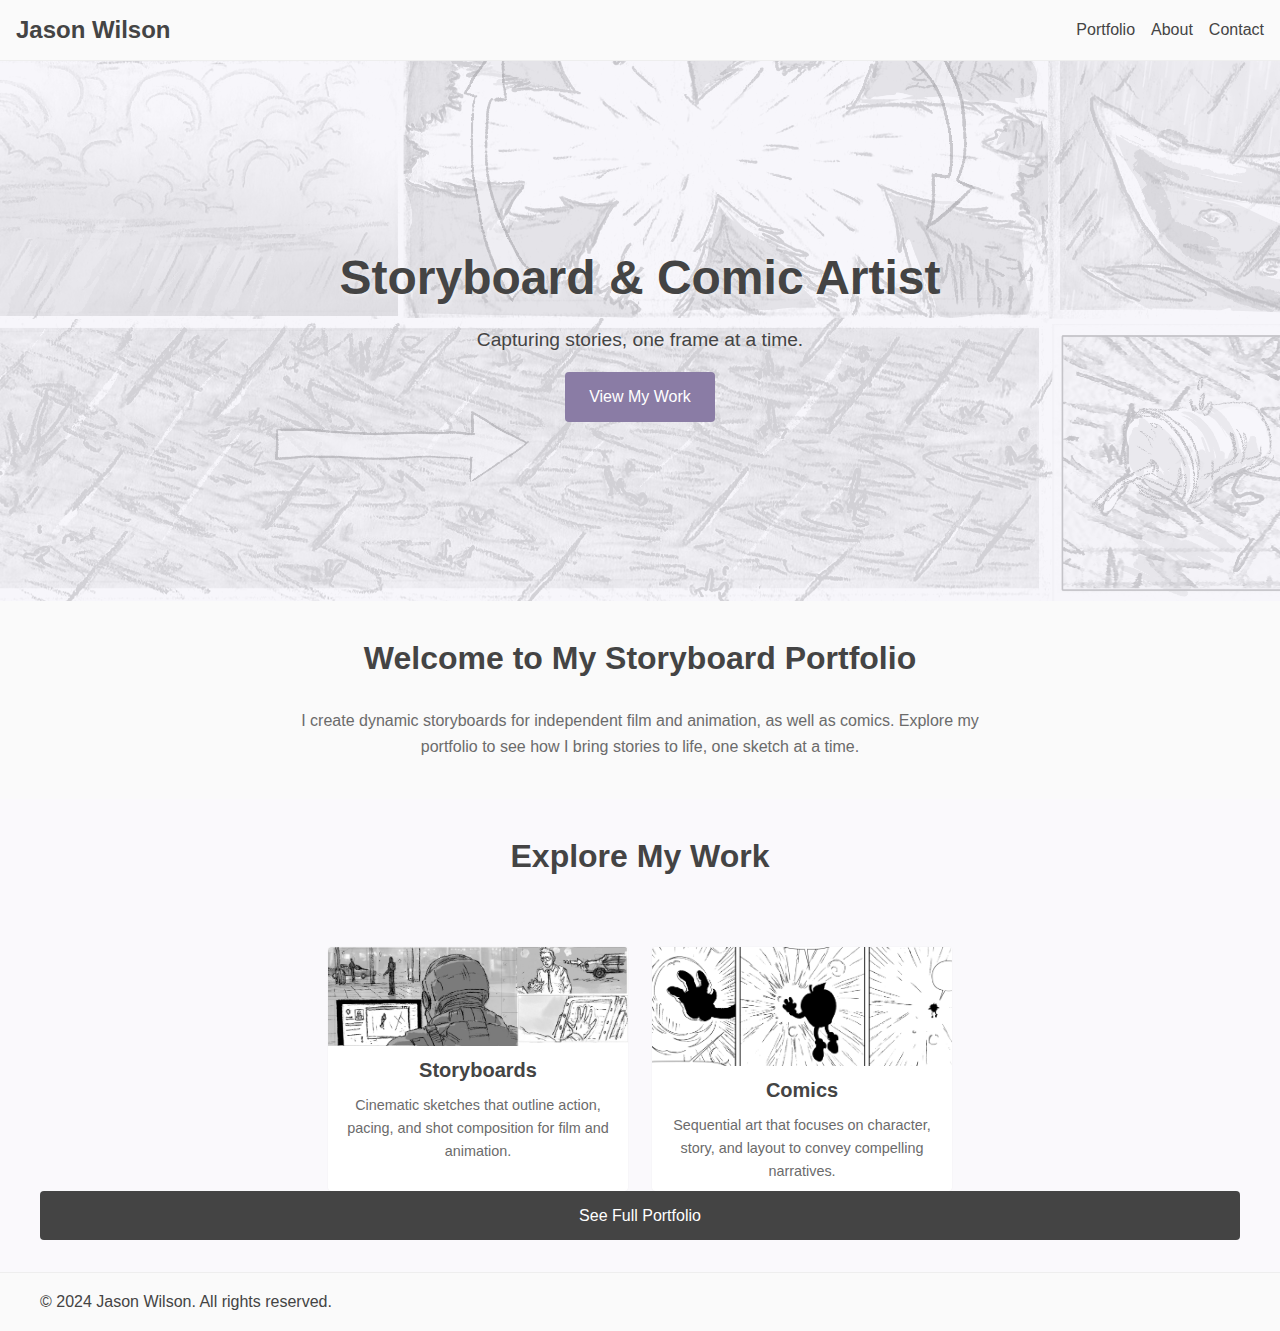
<file: index.html>
<!DOCTYPE html>
<html lang="en">
<head>
  <meta charset="UTF-8" />
  <meta name="viewport" content="width=device-width, initial-scale=1.0"/>
  <title>Jason Wilson Storyboard Portfolio</title>
  <!-- Link to the main CSS file -->
  <link rel="stylesheet" href="styles/main.css" />
</head>
<body>
  <!-- Header / Navigation -->
  <header class="site-header">
    <nav class="navbar">
      <div class="logo">
        <a href="index.html">Jason Wilson</a>
      </div>

      <ul class="nav-links">
        <li><a href="portfolio.html">Portfolio</a></li>
        <li><a href="about.html">About</a></li>
        <li><a href="contact.html">Contact</a></li>
      </ul>

      <!-- Mobile toggle button -->
      <div class="mobile-toggle" id="mobileToggle">
        <span class="bar"></span>
        <span class="bar"></span>
        <span class="bar"></span>
      </div>
    </nav>
  </header>

  <!-- Hero Section with Slideshow -->
  <section class="hero-section">
    <!-- Slideshow container -->
    <div class="hero-slideshow">
      <!-- Each image is absolutely positioned, we'll fade in/out with JS -->
      <img src="images/slideshow/slideshow1.jpg" aria-hidden="true" class="slide-img active" />
      <img src="images/slideshow/slideshow2.jpg" aria-hidden="true" class="slide-img" />
      <img src="images/slideshow/slideshow3.jpg" aria-hidden="true" class="slide-img" />
      <img src="images/slideshow/slideshow4.jpg" aria-hidden="true" class="slide-img" />
      <img src="images/slideshow/slideshow5.jpg" aria-hidden="true" class="slide-img" />
	  <!-- slideshow is decrative background, in black and white, with no text -->
    </div>

    <!-- Hero content over the slideshow -->
    <div class="hero-content">
      <h1>Storyboard &amp; Comic Artist</h1>
      <p>Capturing stories, one frame at a time.</p>
      <a href="portfolio.html" class="btn btn-primary">View My Work</a>
    </div>
  </section>

  <!-- Introduction / Overview -->
  <section class="intro-section">
    <div class="container">
      <h2>Welcome to My Storyboard Portfolio</h2>
      <p>
        I create dynamic storyboards for independent film and animation, 
        as well as comics. Explore my portfolio to see how I bring stories 
        to life, one sketch at a time.
      </p>
    </div>
  </section>

<section class="featured-work">
  <div class="container">
    <h2>Explore My Work</h2>
    <div class="work-grid">

      <!-- Storyboards item -->
      <article class="work-item">
        <a href="storyboards.html" class="card-link">
          <img
            src="images/slideshow/slideshow3.jpg"
            alt="A rough, black-and-white collage of four storyboard panels. ..."
          />
          <h3>Storyboards</h3>
          <p>
            Cinematic sketches that outline action, pacing, and shot composition for film and animation.
          </p>
        </a>
      </article>

      <!-- Comics item -->
      <article class="work-item">
        <a href="comics.html" class="card-link">
          <img
            src="images/slideshow/slideshow4.jpg"
            alt="A three-panel, black-and-white comic snippet featuring a silhouetted, anthropomorphic apple. ..."
          />
          <h3>Comics</h3>
          <p>
            Sequential art that focuses on character, story, and layout to convey compelling narratives.
          </p>
        </a>
      </article>

      <!-- If you have more featured items, you can do the same approach -->
      <!--
      <article class="work-item">
        <a href="personal-work.html" class="card-link">
          <img src="images/slideshow/slideshow2.jpg" alt="Sample Work 3" />
          <h3>Personal Work</h3>
          <p>
            Experimental pieces and sketches that explore new ideas, styles, and creative techniques.
          </p>
        </a>
      </article>
      -->
      
    </div>
    <a href="portfolio.html" class="btn btn-secondary">See Full Portfolio</a>
  </div>
</section>

  <!-- Footer -->
  <footer class="site-footer">
    <div class="container footer-content">
      <p>&copy; 2024 Jason Wilson. All rights reserved.</p>
      <!-- Social links can go here if you like:
      <ul class="social-links">
        <li><a href="#" aria-label="Twitter">Twitter</a></li>
        <li><a href="#" aria-label="Instagram">Instagram</a></li>
        <li><a href="#" aria-label="LinkedIn">LinkedIn</a></li>
      </ul>
      -->
    </div>
  </footer>

  <!-- Script references -->
  <script src="scripts/main.js"></script>
</body>
</html>
</file>
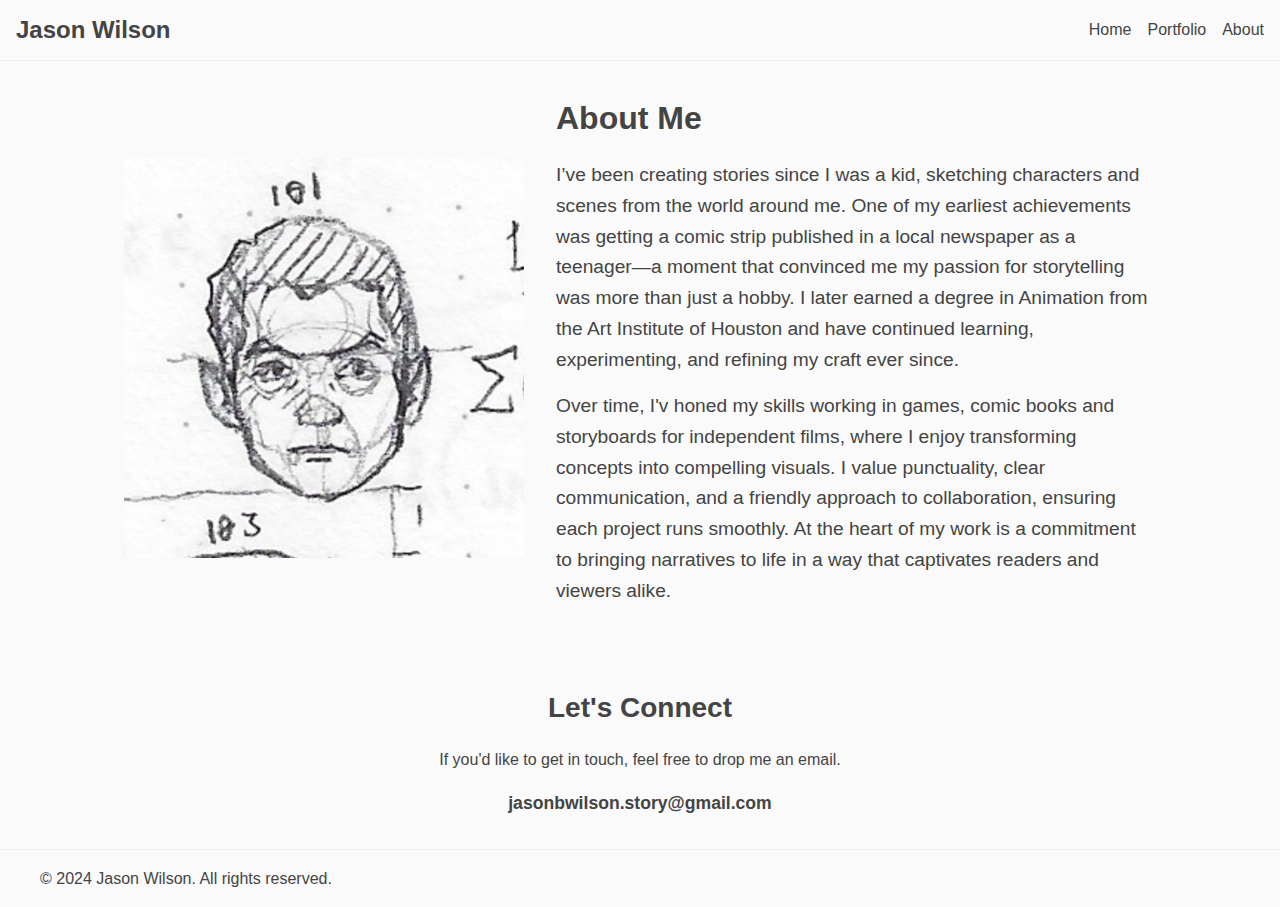
<file: about.html>
<!DOCTYPE html>
<html lang="en">
<head>
  <meta charset="UTF-8" />
  <meta name="viewport" content="width=device-width, initial-scale=1.0"/>
  <title>About - Jason Wilson Storyboard</title>
  <!-- Link to your existing main/base styles -->
  <link rel="stylesheet" href="styles/main.css" />
  <!-- Optional: a page-specific stylesheet for the about page -->
  <link rel="stylesheet" href="styles/about.css" />
</head>
<body>
  <!-- Header / Navigation (identical to your other pages) -->
  <header class="site-header">
    <nav class="navbar">
      <div class="logo">
        <a href="index.html">Jason Wilson</a>
      </div>
      <ul class="nav-links">
		<li><a href="index.html">Home</a></li>
        <li><a href="portfolio.html">Portfolio</a></li>
        <li><a href="about.html" class="active">About</a></li>
        <!-- <li><a href="contact.html">Contact</a></li>  -->
        <!-- If you’re not using a separate contact page, you can remove this 
             or redirect it to about.html if truly combined. -->
      </ul>
      <div class="mobile-toggle" id="mobileToggle">
        <span class="bar"></span>
        <span class="bar"></span>
        <span class="bar"></span>
      </div>
    </nav>
  </header>

  <!-- About Page Hero Section -->
  <section class="about-hero">
    <img src="images/about.jpg" alt="Jason Wilson in studio" />
    <div class="hero-content">
      <h1>About Me</h1>
      <p>
        I’ve been creating stories since I was a kid, sketching characters and scenes 
		from the world around me. One of my earliest achievements was getting a comic 
		strip published in a local newspaper as a teenager—a moment that convinced me 
		my passion for storytelling was more than just a hobby. I later earned a 
		degree in Animation from the Art Institute of Houston and have continued 
		learning, experimenting, and refining my craft ever since.
      </p>
      <p>
        Over time, I'v honed my skills working in games, comic books and storyboards for independent films, 
		where I enjoy transforming concepts into compelling visuals. I value 
		punctuality, clear communication, and a friendly approach to collaboration, 
		ensuring each project runs smoothly. At the heart of my work is a commitment 
		to bringing narratives to life in a way that captivates readers and viewers 
		alike.
      </p>
    </div>
  </section>

  <!-- Contact / Call-to-Action Section -->
  <section class="about-contact">
    <div class="container">
      <h2>Let's Connect</h2>
      <p>
        If you'd like to get in touch, feel free to drop me an email.
      </p>
      <p class="email-address">
        jasonbwilson.story@gmail.com
      </p>
    </div>
  </section>

  <!-- Footer (identical to your other pages) -->
  <footer class="site-footer">
    <div class="container footer-content">
      <p>&copy; 2024 Jason Wilson. All rights reserved.</p>
    </div>
  </footer>

  <!-- Scripts (if you have main.js for mobile nav, etc.) -->
  <script src="scripts/main.js"></script>
</body>
</html>
</file>
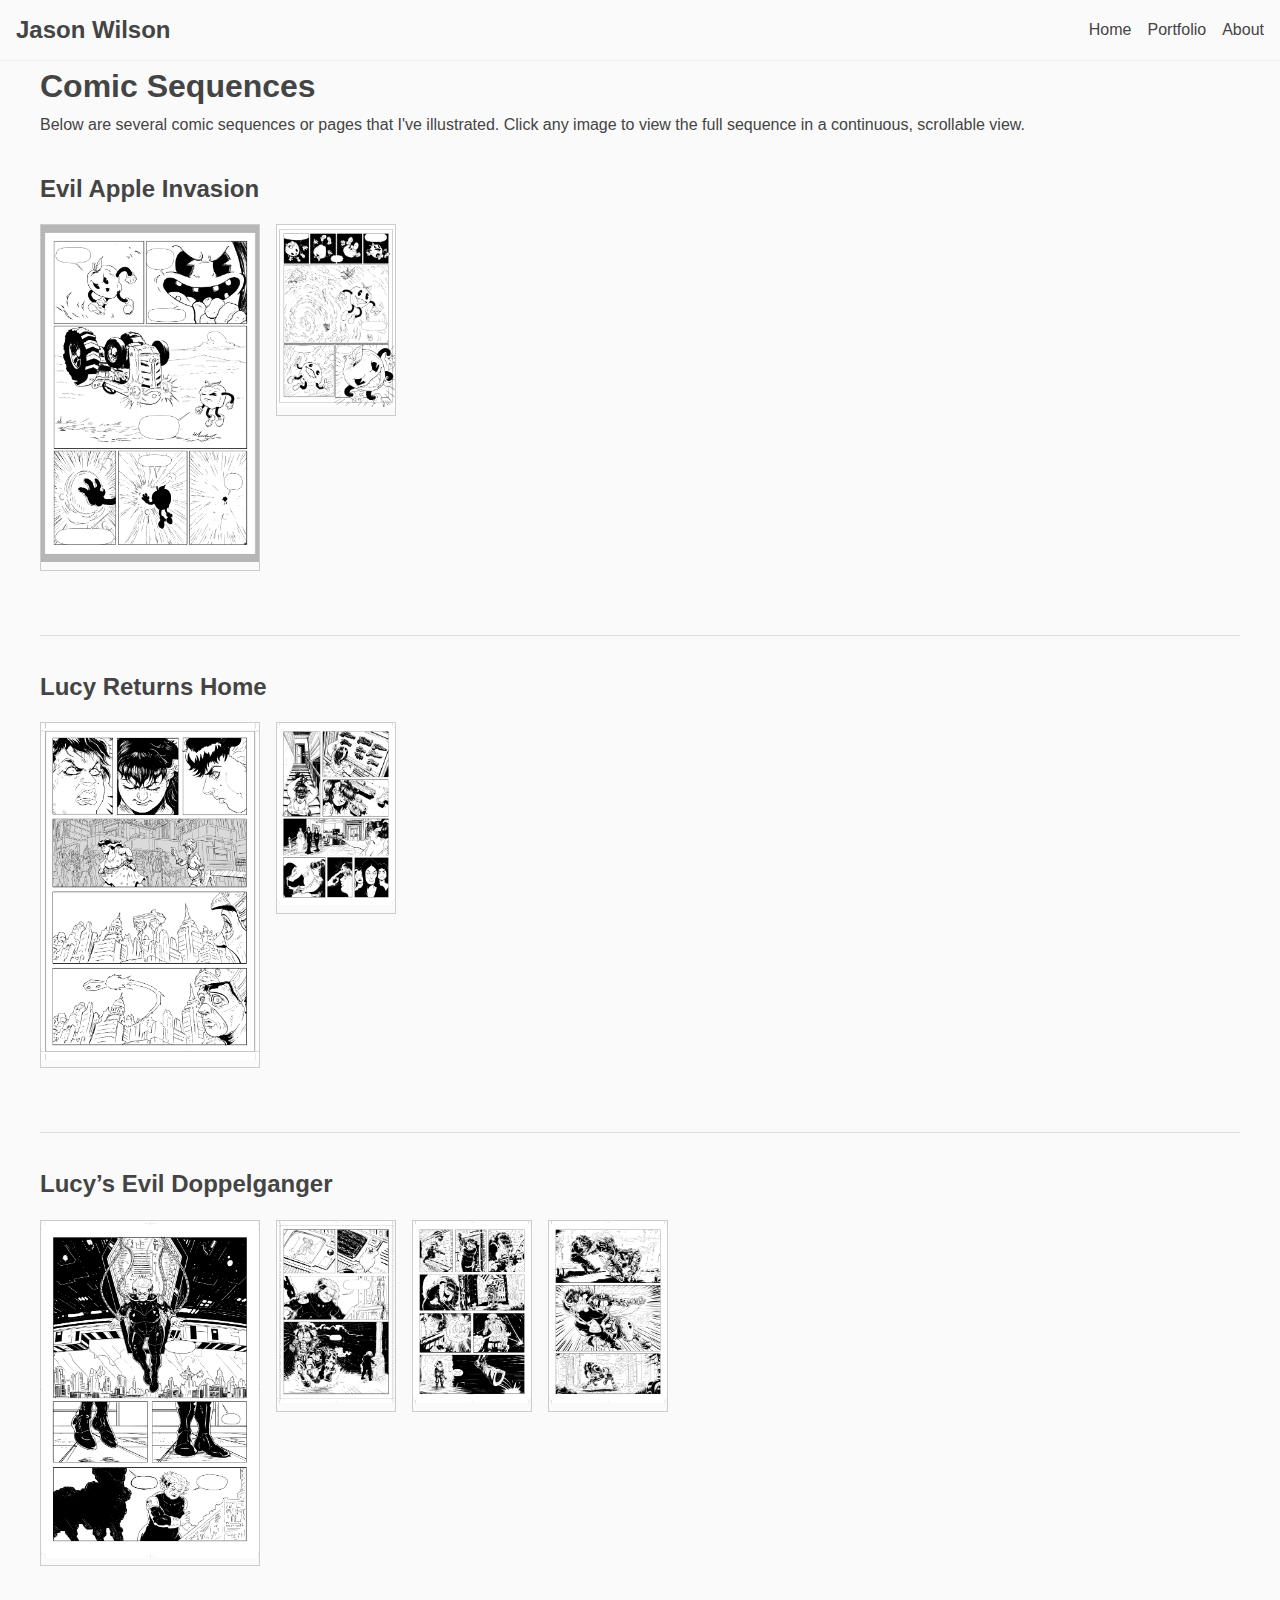
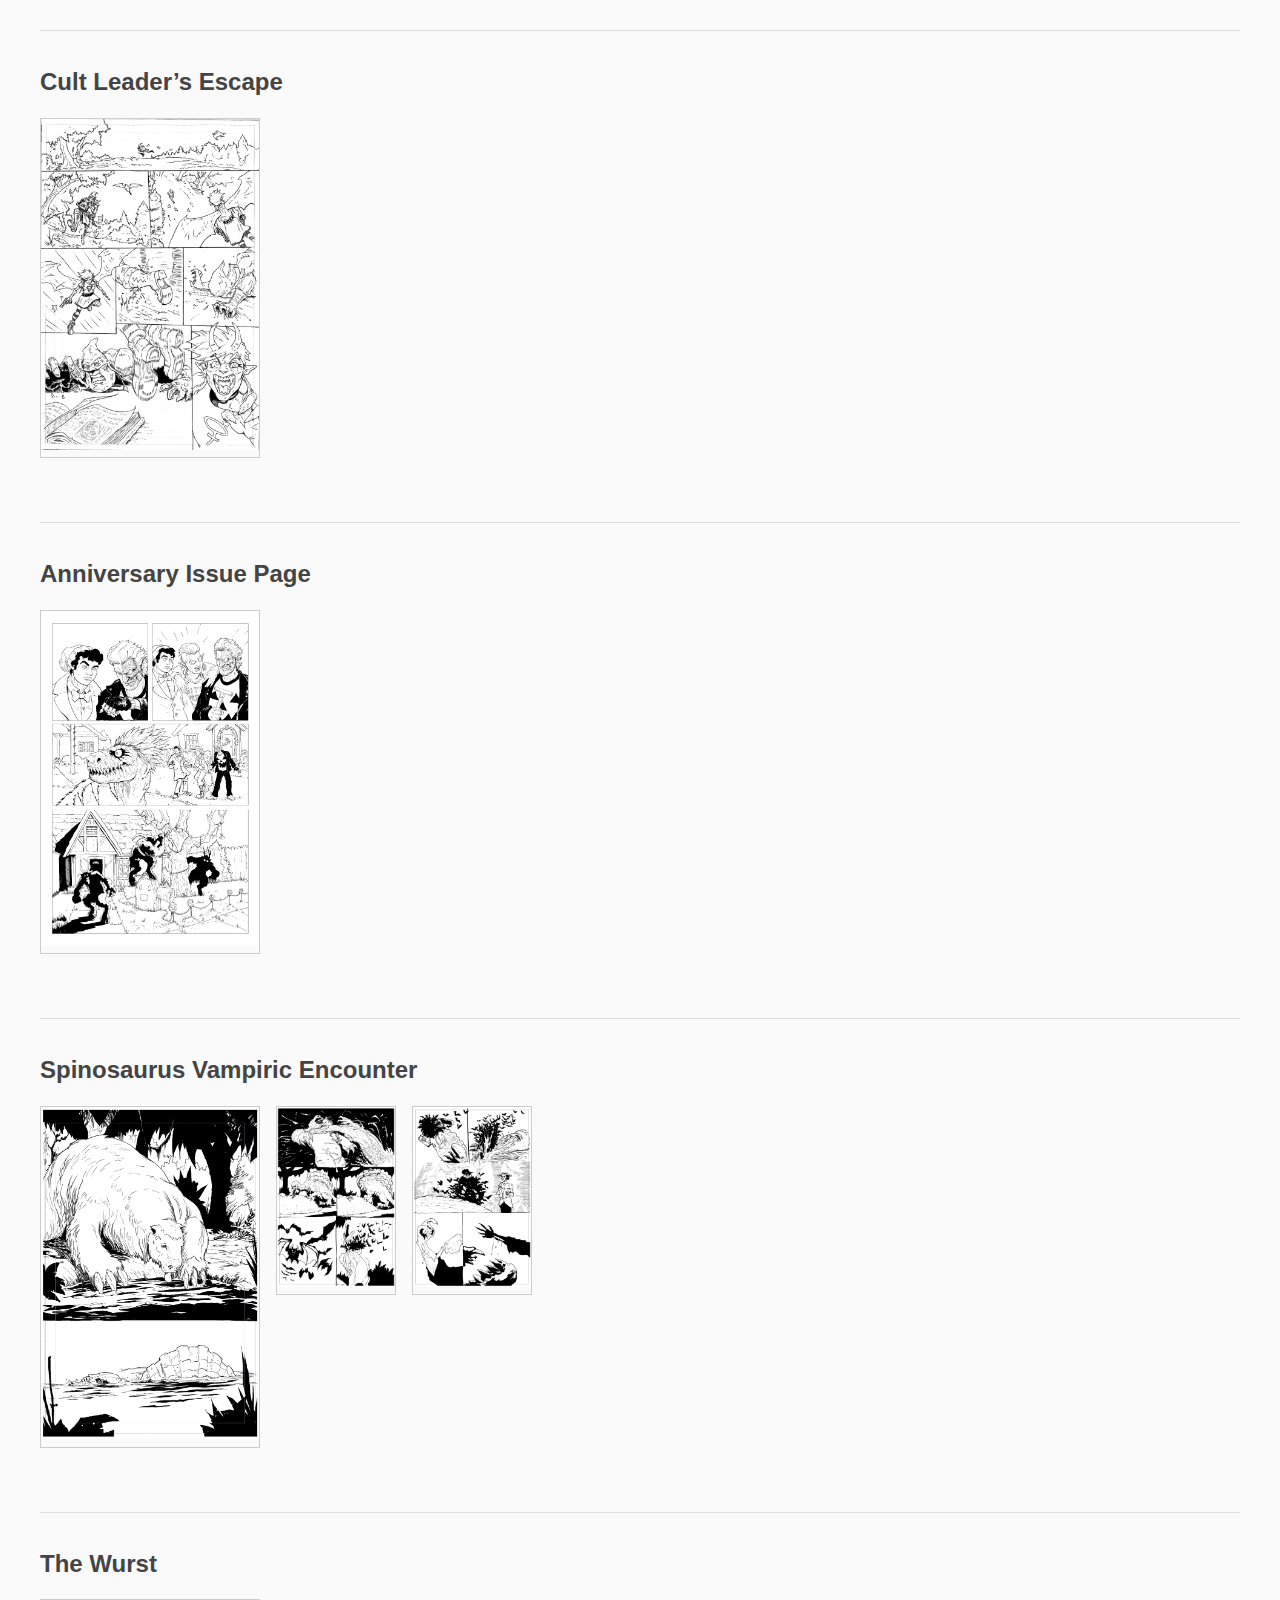
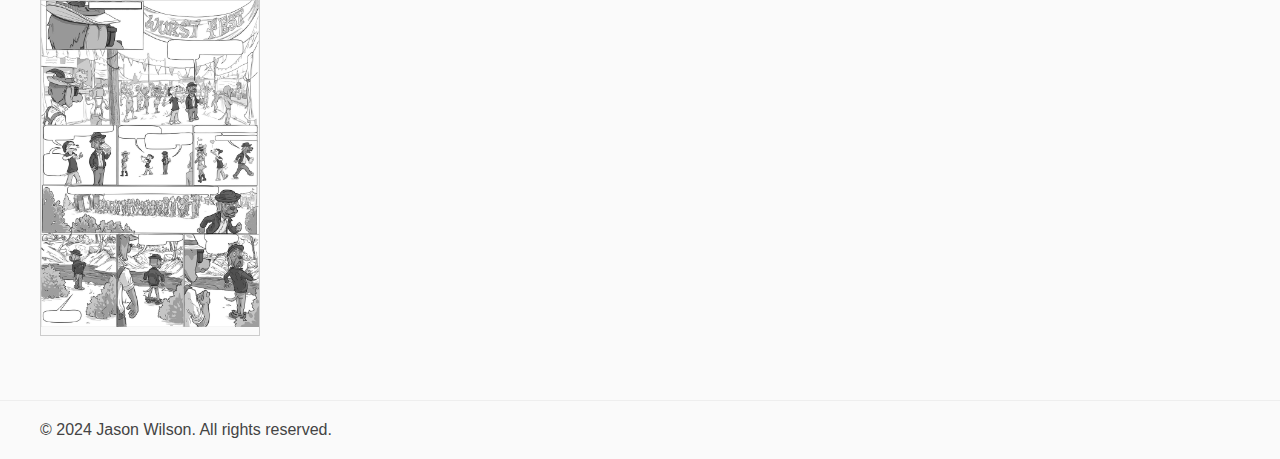
<file: comics.html>
<!DOCTYPE html>
<html lang="en">
<head>
  <meta charset="UTF-8" />
  <meta name="viewport" content="width=device-width, initial-scale=1.0"/>
  <title>Comics - Jason Wilson</title>
  <!-- Your base / main styles -->
  <link rel="stylesheet" href="styles/main.css" />
  <!-- Page-specific styles for the comics branch -->
  <link rel="stylesheet" href="styles/comics.css" />
</head>
<body>
  <!-- Header (reuse from main site) -->
  <header class="site-header">
    <nav class="navbar">
      <div class="logo">
        <a href="index.html">Jason Wilson</a>
      </div>
	  
      <ul class="nav-links">
		<li><a href="index.html">Home</a></li>
        
        <li><a href="portfolio.html">Portfolio</a></li>
        
		<li><a href="about.html">About</a></li>
      </ul>
      <div class="mobile-toggle" id="mobileToggle">
        <span class="bar"></span>
        <span class="bar"></span>
        <span class="bar"></span>
      </div>
    </nav>
  </header>

  <!-- Intro / Title -->
  <section class="comics-header">
    <div class="container">
      <h1>Comic Sequences</h1>
      <p>
        Below are several comic sequences or pages that I've illustrated. 
        Click any image to view the full sequence in a continuous, scrollable view.
      </p>
    </div>
  </section>

  <!-- Main Page: Rows for each comic sequence -->
  <section class="comics-sequences">
    <div class="container">
      <!-- 1) Evil apple plans to travel to our dimension -->
      <div class="comics-row">
        <h2>Evil Apple Invasion</h2>
        <div class="row-boards">
          <!-- First board (primary) -->
          <div 
            class="primary-board"
            data-sequence-index="0"
            data-board-index="0"
          >
            <img 
              src="images/comics/appleOfEvile_01.jpg"
              alt="Evil Apple Page 1"
            />
          </div>
          <!-- Second board (secondary) -->
          <div
            class="secondary-board"
            data-sequence-index="0"
            data-board-index="1"
          >
            <img 
              src="images/comics/appleOfEvile_02.jpg"
              alt="Evil Apple Page 2"
            />
          </div>
        </div>
      </div>

      <hr/>

      <!-- 2) Selected pages from Halloween-Man, Lucy returns home... -->
      <div class="comics-row">
        <h2>Lucy Returns Home</h2>
        <div class="row-boards">
          <div 
            class="primary-board"
            data-sequence-index="1"
            data-board-index="0"
          >
            <img 
              src="images/comics/E01_20_ink.jpg"
              alt="Lucy Returns - Page 1"
            />
          </div>
          <div
            class="secondary-board"
            data-sequence-index="1"
            data-board-index="1"
          >
            <img 
              src="images/comics/E01_22_ink.jpg"
              alt="Lucy Returns - Page 2"
            />
          </div>
        </div>
      </div>

      <hr/>

      <!-- 3) Lucy's evil doppleganger... E2_18, E2_19, E2_20, E2_21 -->
      <div class="comics-row">
        <h2>Lucy’s Evil Doppelganger</h2>
        <div class="row-boards">
          <div 
            class="primary-board"
            data-sequence-index="2"
            data-board-index="0"
          >
            <img 
              src="images/comics/E2_18.jpg"
              alt="E2_18"
            />
          </div>
          <div
            class="secondary-board"
            data-sequence-index="2"
            data-board-index="1"
          >
            <img 
              src="images/comics/E2_19.jpg"
              alt="E2_19"
            />
          </div>
          <div
            class="secondary-board"
            data-sequence-index="2"
            data-board-index="2"
          >
            <img 
              src="images/comics/E2_20.jpg"
              alt="E2_20"
            />
          </div>
          <div
            class="secondary-board"
            data-sequence-index="2"
            data-board-index="3"
          >
            <img 
              src="images/comics/E2_21.jpg"
              alt="E2_21"
            />
          </div>
        </div>
      </div>

      <hr/>

      <!-- 4) Cult leader tries to flee with the spellbook... gg_pg11_inks -->
      <div class="comics-row">
        <h2>Cult Leader’s Escape</h2>
        <div class="row-boards">
          <div 
            class="primary-board"
            data-sequence-index="3"
            data-board-index="0"
          >
            <img 
              src="images/comics/gg_pg11_inks.jpg"
              alt="Cult Leader Board"
            />
          </div>
        </div>
      </div>

      <hr/>

      <!-- 5) Selected page from Halloween-Man anniversary issue => page0008.jpg -->
      <div class="comics-row">
        <h2>Anniversary Issue Page</h2>
        <div class="row-boards">
          <div 
            class="primary-board"
            data-sequence-index="4"
            data-board-index="0"
          >
            <img 
              src="images/comics/page0008.jpg"
              alt="Anniversary Issue - Page 8"
            />
          </div>
        </div>
      </div>

      <hr/>

      <!-- 6) After a spinosaurus takes down its prey => v_p14, v_p15, v_p16 -->
      <div class="comics-row">
        <h2>Spinosaurus Vampiric Encounter</h2>
        <div class="row-boards">
          <div 
            class="primary-board"
            data-sequence-index="5"
            data-board-index="0"
          >
            <img 
              src="images/comics/v_p14.jpg"
              alt="Vampire Dino - Page 14"
            />
          </div>
          <div
            class="secondary-board"
            data-sequence-index="5"
            data-board-index="1"
          >
            <img 
              src="images/comics/v_p15.jpg"
              alt="Vampire Dino - Page 15"
            />
          </div>
          <div
            class="secondary-board"
            data-sequence-index="5"
            data-board-index="2"
          >
            <img 
              src="images/comics/v_p16.jpg"
              alt="Vampire Dino - Page 16"
            />
          </div>
        </div>
      </div>

      <hr/>

      <!-- 7) The Wurst => WurstFest_01_lrg.jpg -->
      <div class="comics-row">
        <h2>The Wurst</h2>
        <div class="row-boards">
          <div 
            class="primary-board"
            data-sequence-index="6"
            data-board-index="0"
          >
            <img 
              src="images/comics/WurstFest_01_lrg.jpg"
              alt="The Wurst - Page"
            />
          </div>
        </div>
      </div>

    </div>
  </section>

  <!-- Continuous-Scrolling Lightbox for comics -->
  <div class="shadowbox" id="shadowbox">
    <div class="shadowbox-container">
      <!-- Header Row -->
      <div class="shadowbox-header">
        <h2 id="lightboxTitle">Sequence Title</h2>
        <button class="close-btn" id="closeBtn" aria-label="Close">X</button>
      </div>
      <div class="shadowbox-content">
        <!-- Left Column: Thumbnails -->
        <div class="shadowbox-thumbs" id="lightboxThumbs"></div>
        <!-- Center Column: vertical scrolling boards -->
        <div class="lightbox-boards" id="lightboxBoards"></div>
        <!-- Right Column: Single paragraph, plus optional zoom button -->
        <div class="shadowbox-info">
          <div id="lightboxDescription">Sequence-wide description...</div>
          <!-- <button class="zoom-btn" id="zoomBtn" aria-label="Zoom Toggle"> -->
            <!-- Fit Entire Width -->
          <!-- </button> -->
        </div>
      </div>
    </div>
  </div>

  <!-- Footer -->
  <footer class="site-footer">
    <div class="container footer-content">
      <p>&copy; 2024 Jason Wilson. All rights reserved.</p>
    </div>
  </footer>

  <!-- Scripts -->
  <script src="scripts/main.js"></script> <!-- Your nav/hamburger logic, etc. -->
  <script src="scripts/comics.js"></script> <!-- The new comics logic -->
</body>
</html>
</file>
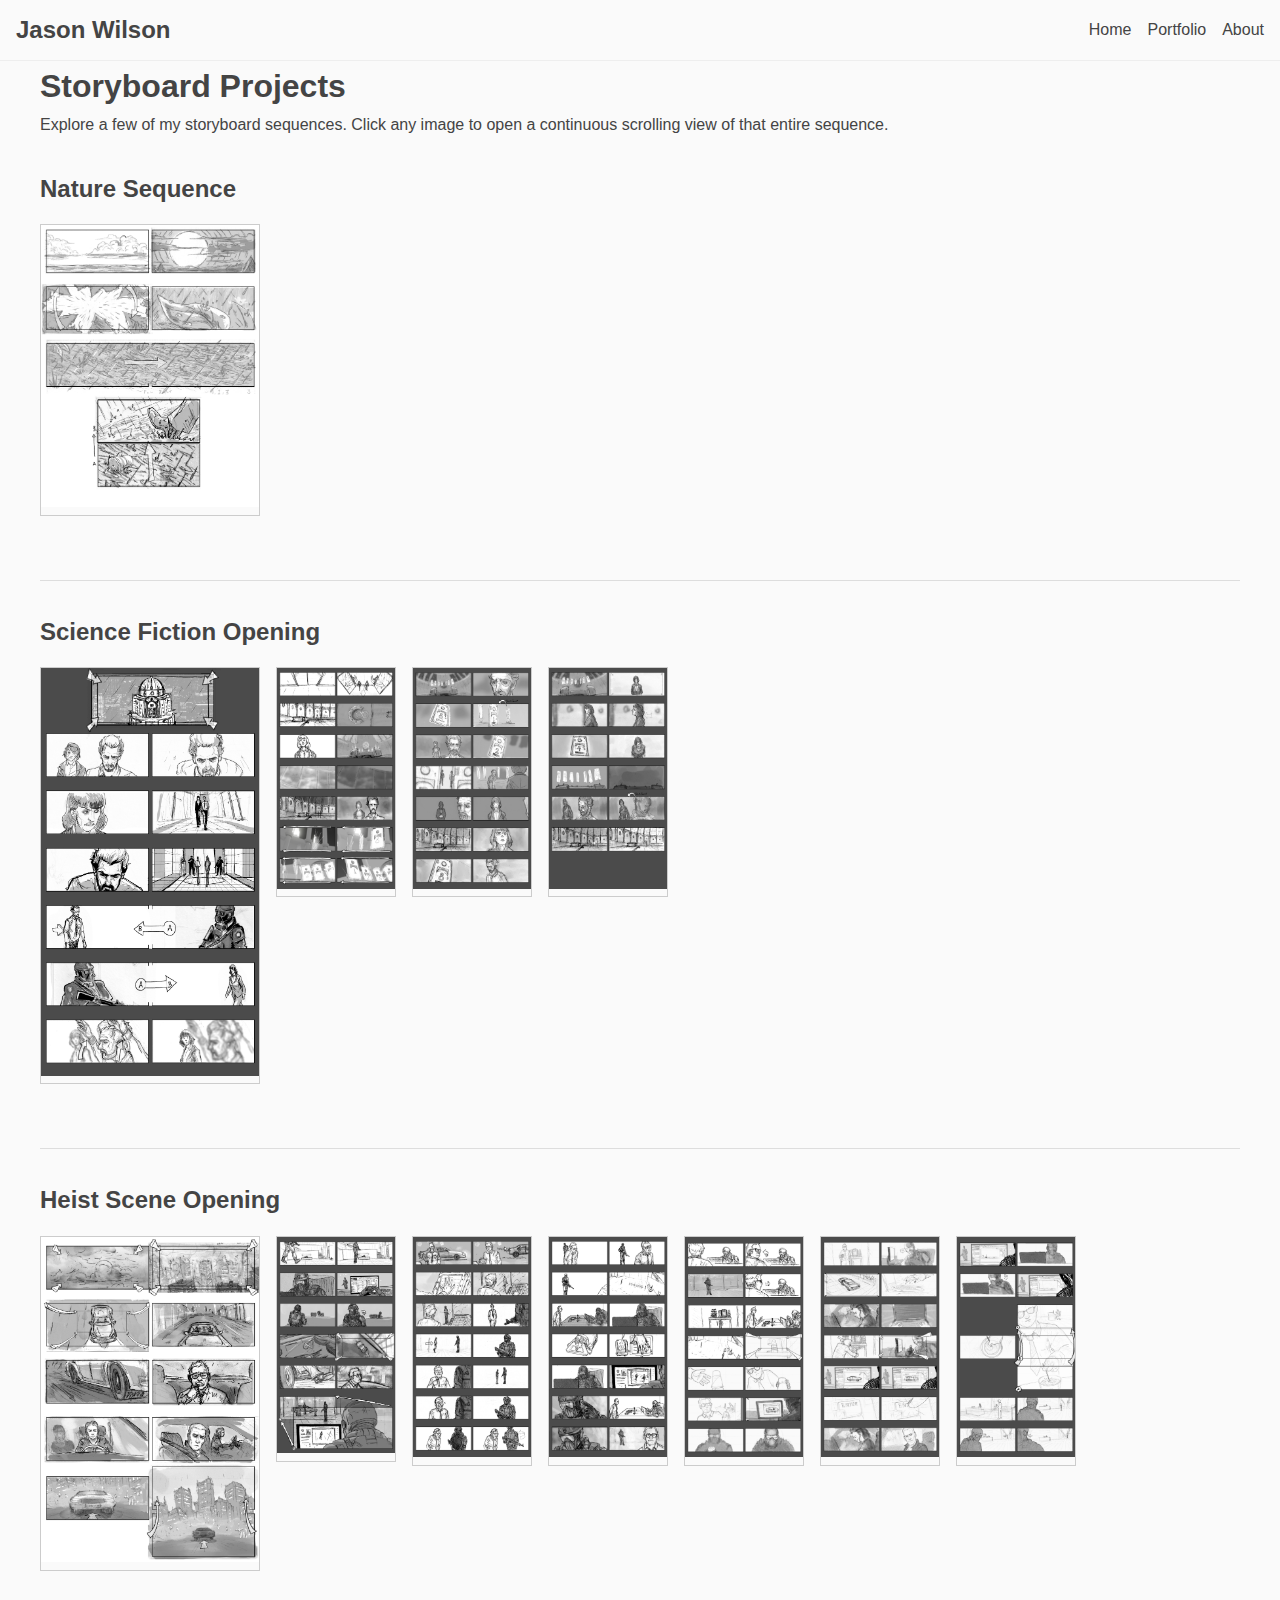
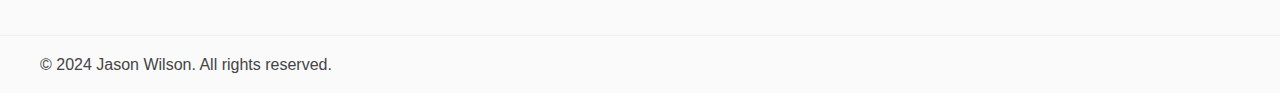
<file: storyboards.html>
<!DOCTYPE html>
<html lang="en">
<head>
  <meta charset="UTF-8" />
  <meta name="viewport" content="width=device-width, initial-scale=1.0"/>
  <title>Storyboards - Jason Wilson</title>
  <!-- Your base / main styles -->
  <link rel="stylesheet" href="styles/main.css" />
  <!-- Page-specific styles for the storyboards -->
  <link rel="stylesheet" href="styles/storyboards.css" />
</head>
<body>
  <!-- Header (reuse from main site) -->
  <header class="site-header">
    <nav class="navbar">
      <div class="logo">
        <a href="index.html">Jason Wilson</a>
      </div>
      <ul class="nav-links">
		<li><a href="index.html">Home</a></li>
        
        <li><a href="portfolio.html">Portfolio</a></li>
        
		<li><a href="about.html">About</a></li>
      </ul>
      <div class="mobile-toggle" id="mobileToggle">
        <span class="bar"></span>
        <span class="bar"></span>
        <span class="bar"></span>
      </div>
    </nav>
  </header>

  <!-- Intro / Title -->
  <section class="storyboards-header">
    <div class="container">
      <h1>Storyboard Projects</h1>
      <p>
        Explore a few of my storyboard sequences. Click any image to open a continuous 
        scrolling view of that entire sequence.
      </p>
    </div>
  </section>

  <!-- Main Page: Horizontal rows or tiles for each sequence -->
  <section class="storyboard-sequences">
    <div class="container">
      <!-- Nature Sequence (just 1 board as an example) -->
      <div class="storyboard-row">
        <h2>Nature Sequence</h2>
        <div class="row-boards">
          <!-- The data-sequence-index references the '0'th sequence in our JS data,
               data-board-index references the '0'th board in that sequence. -->
          <div 
            class="primary-board" 
            data-sequence-index="0"
            data-board-index="0"
          >
            <img 
              src="images/storyboards/nature.jpg" 
              alt="Nature Sequence"
            />
          </div>
        </div>
      </div>

      <hr/>

      <!-- Science Fiction Sequence -->
      <div class="storyboard-row">
        <h2>Science Fiction Opening</h2>
        <div class="row-boards">
          <!-- Primary board: 0th item in the SciFi sequence -->
          <div 
            class="primary-board" 
            data-sequence-index="1"
            data-board-index="0"
          >
            <img 
              src="images/storyboards/hallboards_01.jpg"
              alt="Sci-Fi Opening - Board 1"
            />
          </div>

          <!-- Additional smaller boards: 1..3 in that sequence -->
          <div 
            class="secondary-board"
            data-sequence-index="1"
            data-board-index="1"
          >
            <img 
              src="images/storyboards/collective_01.jpg" 
              alt="Sci-Fi Opening - Board 2"
            />
          </div>
          <div 
            class="secondary-board"
            data-sequence-index="1"
            data-board-index="2"
          >
            <img 
              src="images/storyboards/collective_02.jpg" 
              alt="Sci-Fi Opening - Board 3"
            />
          </div>
          <div 
            class="secondary-board"
            data-sequence-index="1"
            data-board-index="3"
          >
            <img 
              src="images/storyboards/collective_03.jpg" 
              alt="Sci-Fi Opening - Board 4"
            />
          </div>
        </div>
      </div>

      <hr/>

      <!-- Heist Scene -->
      <div class="storyboard-row">
        <h2>Heist Scene Opening</h2>
        <div class="row-boards">
          <div 
            class="primary-board"
            data-sequence-index="2"
            data-board-index="0"
          >
            <img 
              src="images/storyboards/dr_ride1_board.jpg"
              alt="Heist Scene - Board 1"
            />
          </div>
          <div 
            class="secondary-board"
            data-sequence-index="2"
            data-board-index="1"
          >
            <img 
              src="images/storyboards/lobby_boards01.jpg" 
              alt="Heist Scene - Board 2"
            />
          </div>
          <div 
            class="secondary-board"
            data-sequence-index="2"
            data-board-index="2"
          >
            <img 
              src="images/storyboards/lobby_boards02.jpg" 
              alt="Heist Scene - Board 3"
            />
          </div>
          <div 
            class="secondary-board"
            data-sequence-index="2"
            data-board-index="3"
          >
            <img 
              src="images/storyboards/lobby_boards03.jpg" 
              alt="Heist Scene - Board 4"
            />
          </div>
          <div 
            class="secondary-board"
            data-sequence-index="2"
            data-board-index="4"
          >
            <img 
              src="images/storyboards/lobby_boards04.jpg" 
              alt="Heist Scene - Board 5"
            />
          </div>
          <div 
            class="secondary-board"
            data-sequence-index="2"
            data-board-index="5"
          >
            <img 
              src="images/storyboards/lobby_boards05.jpg" 
              alt="Heist Scene - Board 6"
            />
          </div>
          <div 
            class="secondary-board"
            data-sequence-index="2"
            data-board-index="6"
          >
            <img 
              src="images/storyboards/lobby_boards06.jpg" 
              alt="Heist Scene - Board 7"
            />
          </div>
        </div>
      </div>
    </div>
  </section>

  <!-- Continuous-Scrolling Lightbox -->
  <div class="shadowbox" id="shadowbox">
    <div class="shadowbox-container">
      <!-- Header Row -->
      <div class="shadowbox-header">
        <h2 id="lightboxTitle">Sequence Title</h2>
        <button class="close-btn" id="closeBtn" aria-label="Close">X</button>
      </div>
      <div class="shadowbox-content">
        <!-- Left Column: Thumbnails -->
        <div class="shadowbox-thumbs" id="lightboxThumbs">
          <!-- Populated dynamically by JS -->
        </div>
        <!-- Center Column: vertical scrolling boards -->
        <div class="lightbox-boards" id="lightboxBoards">
          <!-- Populated dynamically by JS -->
        </div>
        <!-- Right Column: Single paragraph, plus optional zoom button -->
        <div class="shadowbox-info">
          <div id="lightboxDescription">Sequence-wide description...</div>
          <!-- <button class="zoom-btn" id="zoomBtn" aria-label="Zoom Toggle"> -->
            <!-- Fit Entire Width -->
          <!-- </button> -->
        </div>
      </div>
    </div>
  </div>

  <!-- Footer -->
  <footer class="site-footer">
    <div class="container footer-content">
      <p>&copy; 2024 Jason Wilson. All rights reserved.</p>
    </div>
  </footer>

  <!-- Scripts -->
  <script src="scripts/main.js"></script> <!-- Your existing site scripts (nav toggle, etc.) -->
  <script src="scripts/storyboards.js"></script>
</body>
</html>
</file>
<file: styles/main.css>
/* --- Root Variables --- */
:root {
  /* Serene Lavender theme as an example */
  --bg-color: #fafafa;
  --text-color: #444444;       /* Headline text color and secondary button background */
  --accent-color: #8a7ca5;     /* Accent color - primary button color */
  --secondary-color: #6b6b6b;  /* For descriptive text and article text */
  --heading-font: "Montserrat", sans-serif;
  --body-font: "Open Sans", sans-serif;
  --transition-speed: 0.3s;
  --no-image: #f4f2fa;         /* Fallback color for hero background */
  --btn-text-color: #ffffff;   /* Text color for primary button */
  --2nd-btn-text-color: #ffffff; /* Secondary button text color (button background is --text-color) */
  --article-bg-color: #faf9fc; /* Background for article sections */
}

/* --- Base Resets / Utilities (partial) --- */
* {
  margin: 0;
  padding: 0;
  box-sizing: border-box;
}

body {
  background-color: var(--bg-color);
  color: var(--text-color);
  font-family: var(--body-font);
  line-height: 1.6;
  width: 100%;
  align-items: center;
}

/* Container for consistent horizontal padding */
.container {
  align-items: center;
  display: grid;
  width: 100%;
  max-width: 1200px;
  margin: 0 auto;
  
}

/* --- Header / Navigation --- */
.site-header {
  background-color: var(--bg-color);
  border-bottom: 1px solid #eee;
  position: sticky;
  top: 0;
  z-index: 1000;
}


.navbar {
  display: flex;
  align-items: center;
  justify-content: space-between;
  height: 60px;
  padding: 0 1rem;
}

.logo a {
  text-decoration: none;
  color: var(--text-color);
  font-family: var(--heading-font);
  font-size: 1.5rem;
  font-weight: bold;
}

.nav-links {
  list-style: none;
  display: flex;
  gap: 1rem;
}

.nav-links li a {
  text-decoration: none;
  color: var(--text-color);
  transition: color var(--transition-speed);
}

.nav-links li a:hover {
  color: var(--accent-color);
}


a.active {
  color: #d1d1d1;
}

/* Mobile toggle (hamburger) */
.mobile-toggle {
  display: none;
  flex-direction: column;
  cursor: pointer;
}

.mobile-toggle .bar {
  width: 25px;
  height: 3px;
  background-color: var(--text-color);
  margin: 4px 0;
  transition: background-color var(--transition-speed);
}

/* --- Hero Section & Slideshow --- */
.hero-section {
  position: relative;
  display: flex;
  align-items: center;
  justify-content: center;
  height: 60vh;
  text-align: center;
  overflow: hidden;
  background-color: var(--no-image); /* fallback color if images fail to load */
}

/* Slideshow container */
.hero-slideshow {
  position: absolute;
  top: 0;
  left: 0;
  width: 100%;
  height: 100%;
  z-index: 1; /* behind the hero-content */
}

/* Each slide image */
.slide-img {
  position: absolute;
  top: 0;
  left: 0;
  width: 100%;
  height: 100%;
  object-fit: cover;
  object-position: center;
  opacity: 0;
  transition: opacity 1s ease-in-out;
}

/* Active slide at 30% opacity */
.slide-img.active {
  opacity: 0.3;
}

.hero-content {
  position: relative;
  z-index: 2; /* on top of slideshow images */
  color: var(--text-color);
  
}

.hero-content h1 {
  font-family: var(--heading-font);
  font-size: 3rem;
  margin-bottom: 0.5rem;
  text-shadow: 1px 1px 5px rgba(255,255,255,0.6); /* Help separate dark text from lineart when overlapping */
}

.hero-content p {
  font-size: 1.2rem;
  margin-bottom: 1rem;
  text-shadow: 1px 1px 5px rgba(255,255,255,0.6); /* Help separate dark text from lineart when overlapping */
}

/* --- Buttons --- */
.btn {
  display: inline-block;
  padding: 0.75rem 1.5rem;
  background-color: var(--accent-color);
  color: var(--btn-text-color);
  text-decoration: none;
  border-radius: 4px;
  transition: opacity var(--transition-speed);
}

.btn:hover {
  opacity: 0.8;
}

.btn-primary {
  /* Add special styling if you wish */
}

.btn-secondary {
  background-color: var(--text-color);
  color: var(--2nd-btn-text-color);
}

/* --- Intro / Overview Section --- */
.intro-section {
  padding: 2rem 0;
  text-align: center;
}

.intro-section h2 {
  font-family: var(--heading-font);
  font-size: 2rem;
  margin-bottom: 1rem;
}

.intro-section p {
  font-size: 1rem;
  max-width: 700px;
  margin: 0.5rem auto;
  color: var(--secondary-color);
}

/* --- Featured Work --- */
.featured-work {
  background-color: var(--article-bg-color);
  padding: 2rem 0;
  text-align: center;
}

.featured-work h2 {
  font-family: var(--heading-font);
  font-size: 2rem;
  margin-bottom: 2rem;
}

.work-grid {
  display: flex;
  flex-wrap: wrap;
  justify-content: center;
  gap: 1.5rem;
  margin-top: 2rem;
}

.work-item {
  flex: 0 0 300px; /* or use 0 1 300px if you want them to shrink below 300px */
  text-align: center;
  background-color: #fff; /* optional card background */
  border-radius: 4px;
  box-shadow: 0 0 2px rgba(0,0,0,0.05);
  overflow: hidden;
  transition: box-shadow var(--transition-speed);
}

.work-item:hover {
  box-shadow: 0 2px 8px rgba(0, 0, 0, 0.1);
}

.work-item img {
  width: 100%;
  display: block;
  cursor: pointer;
  transition: transform var(--transition-speed);
}

.work-item img:hover {
  transform: scale(1.03);
}

.work-item h3 {
  font-family: var(--heading-font);
  font-size: 1.25rem;
  margin: 0.5rem;
}

.work-item p {
  font-size: 0.9rem;
  color: var(--secondary-color);
  margin: 0.5rem;
}

/* Make the <a> inside .work-item fill the entire card area */
.work-item a.card-link {
  display: block;               /* ensures the link is block-level */
  color: inherit;               /* inherit text color from parent */
  text-decoration: none;        /* remove underlines */
  height: 100%;
}

.work-item a.card-link:hover {
  /* same hover effect as .work-item:hover if you like */
  text-decoration: none; 
}

/* --- Footer --- */
.site-footer {
  background-color: var(--bg-color);
  border-top: 1px solid #eee;
  padding: 1rem 0;
}

.footer-content {
  display: flex;
  align-items: center;
  justify-content: space-between;
}

/* Center footer text on smaller screens */
@media (max-width: 768px) {
  .footer-content {
    flex-direction: column;
    gap: 0.5rem;
  }
}

/* --- Responsive Navigation --- */
@media (max-width: 768px) {
  .nav-links {
    display: none;
    flex-direction: column;
    background-color: var(--bg-color);
    position: absolute;
    top: 60px;
    right: 0;
    width: 50%;
    padding: 1rem;
    box-shadow: -2px 0 5px rgba(0, 0, 0, 0.1);
  }

  .nav-links.show-nav {
    display: flex;
  }

  .mobile-toggle {
    display: flex;
  }
  
  @media (prefers-reduced-motion: reduce) {
  .slide-img {
    transition: none;
  }
}
}
</file>
<file: styles/about.css>
/* about.css */

/* Hero section layout */
.about-hero {
  position: relative;
  display: flex;
  align-items: center;
  justify-content: center;
  flex-wrap: wrap; /* ensures a stacked layout on smaller screens */
  padding: 2rem 1rem;
  gap: 2rem;
}

/* The hero image on the left or top (depending on screen size) */
.about-hero img {
  width: 400px;      /* fixed width for example */
  max-width: 90vw;   /* keep it responsive */
  height: auto;
  border-radius: 4px;
  object-fit: cover; /* in case the image has a fixed dimension */
}

/* The text container */
.hero-content {
  max-width: 600px;
}

.hero-content h1 {
  font-size: 2rem;
  margin-bottom: 1rem;
}

.hero-content p {
  line-height: 1.6;
  margin-bottom: 1rem;
}

/* Contact call-to-action */
.about-contact {
  text-align: center;
  padding: 2rem 1rem;
}

.about-contact h2 {
  font-size: 1.75rem;
  margin-bottom: 1rem;
}

.email-address {
  font-size: 1.1rem;
  font-weight: bold;
  margin-top: 1rem;
}

/* Responsive tweaks */
@media (max-width: 768px) {
  .about-hero {
    flex-direction: column;
  }
  .about-hero img {
    margin-bottom: 1rem;
  }
}
</file>
<file: styles/comics.css>
/*************************************************
 * MAIN PAGE: Row Layout
 *************************************************/
.comics-sequences {
  padding: 2rem 0;
}

.comics-row {
  margin-bottom: 2rem;
}

.comics-row h2 {
  font-size: 1.5rem;
  margin-bottom: 1rem;
}

.row-boards {
  display: flex;
  gap: 1rem;
  flex-wrap: wrap; 
  align-items: flex-start;
}

/* Primary board (slightly bigger) */
.primary-board {
  flex: 0 0 220px; 
  cursor: pointer;
  border: 1px solid #ccc;
  overflow: hidden;
}

.primary-board img {
  width: 100%;
  height: auto;
  object-fit: cover;
}

/* Secondary boards (smaller) */
.secondary-board {
  flex: 0 0 120px;
  cursor: pointer;
  border: 1px solid #ccc;
  overflow: hidden;
}

.secondary-board img {
  width: 100%;
  height: auto;
  object-fit: cover;
}

/* HR */
hr {
  border: none;
  border-top: 1px solid #ddd;
  margin: 2rem 0;
}

/*************************************************
 * LIGHTBOX: 3-Column Continuous Scrolling
 *************************************************/
.shadowbox {
  position: fixed;
  top: 0; left: 0;
  width: 100%; height: 100%;
  background: rgba(0,0,0,0.8);
  z-index: 9999;
  display: none; /* hidden by default */
  overflow: hidden; 
}

.shadowbox.show {
  display: block;
}

.shadowbox-container {
  max-width: 1200px;
  height: 90vh; /* so center can scroll internally */
  margin: 2rem auto;
  background: #fff;
  display: flex;
  flex-direction: column;
}

.shadowbox-header {
  display: flex;
  align-items: center;
  justify-content: space-between;
  padding: 0.5rem 1rem;
  background: #f5f5f5;
  border-bottom: 1px solid #ccc;
}

.shadowbox-header h2 {
  margin: 0;
  font-size: 1.5rem;
}

.close-btn {
  background: none;
  border: none;
  font-size: 1.3rem;
  cursor: pointer;
}

.shadowbox-content {
  flex: 1; 
  display: flex; /* 3 columns: thumbs, boards, info */
  overflow: hidden;
}

/* Left Column: Thumbnails */
.shadowbox-thumbs {
  flex: 0 0 80px; 
  background: #fff;
  border-right: 1px solid #ccc;
  overflow-y: auto;
  padding: 1rem 0.5rem;
}

.shadowbox-thumbs img {
  width: 80px;
  height: 80px;
  object-fit: cover;
  border: 1px solid #eee;
  cursor: pointer;
  display: block;
  margin-bottom: 0.5rem;
}

.shadowbox-thumbs img.active-thumb {
  border-color: #f90;
}

/* Center Column: vertical scroll of boards */
.lightbox-boards {
  flex: 1;
  overflow-y: auto;
  padding: 1rem;
  background: #fafafa;
  position: relative;
  scroll-behavior: smooth; /* animate scrolling to board */
}

.board-item {
  margin-bottom: 2rem; /* gap between boards */
}

.board-item img {
  width: 100%; 
  height: auto;
  object-fit: contain; 
  display: block;
}

/* Right Column: Single paragraph & optional zoom */
.shadowbox-info {
  flex: 0 0 250px;
  padding: 1rem;
  background: #fff;
  border-left: 1px solid #ccc;
  overflow-y: auto; 
}

#lightboxDescription {
  margin-bottom: 1rem;
}

.zoom-btn {
  padding: 0.5rem 1rem;
  background: #666;
  color: #fff;
  border: none;
  cursor: pointer;
}

/*************************************************
 * Responsive Behavior
 *************************************************/
@media (max-width: 768px) {
  .shadowbox-content {
    flex-direction: column;
  }
  .shadowbox-thumbs {
    flex: 0 0 auto;
    display: flex;
    overflow-x: auto;
    overflow-y: hidden;
    width: 100%;
    border-right: none;
    border-bottom: 1px solid #ccc;
  }
  .lightbox-boards {
    flex: 1;
    width: 100%;
  }
  .shadowbox-info {
    width: 100%;
    border-left: none;
    border-top: 1px solid #ccc;
  }
}
</file>
<file: styles/storyboards.css>
/*************************************************
 * MAIN PAGE: Row Layout
 *************************************************/
.storyboard-sequences {
  padding: 2rem 0;
}

.storyboard-row {
  margin-bottom: 2rem;
}

.storyboard-row h2 {
  font-size: 1.5rem;
  margin-bottom: 1rem;
}

.row-boards {
  display: flex;
  gap: 1rem;
  flex-wrap: wrap; 
  align-items: flex-start;
}

/* Primary board (slightly bigger) */
.primary-board {
  flex: 0 0 220px; 
  cursor: pointer;
  border: 1px solid #ccc;
  overflow: hidden;
}

.primary-board img {
  width: 100%;
  height: auto;
  object-fit: cover;
}

/* Secondary boards (smaller) */
.secondary-board {
  flex: 0 0 120px;
  cursor: pointer;
  border: 1px solid #ccc;
  overflow: hidden;
}

.secondary-board img {
  width: 100%;
  height: auto;
  object-fit: cover;
}

/* HR */
hr {
  border: none;
  border-top: 1px solid #ddd;
  margin: 2rem 0;
}

/*************************************************
 * LIGHTBOX: 3-Column Continuous Scrolling
 *************************************************/
.shadowbox {
  position: fixed;
  top: 0; left: 0;
  width: 100%; height: 100%;
  background: rgba(0,0,0,0.8);
  z-index: 9999;
  display: none; /* hidden by default */
  overflow: hidden; 
}

.shadowbox.show {
  display: block;
}

.shadowbox-container {
  max-width: 1200px;
  height: 90vh; /* so center can scroll internally */
  margin: 2rem auto;
  background: #fff;
  display: flex;
  flex-direction: column;
}

.shadowbox-header {
  display: flex;
  align-items: center;
  justify-content: space-between;
  padding: 0.5rem 1rem;
  background: #f5f5f5;
  border-bottom: 1px solid #ccc;
}

.shadowbox-header h2 {
  margin: 0;
  font-size: 1.5rem;
}

.close-btn {
  background: none;
  border: none;
  font-size: 1.3rem;
  cursor: pointer;
}

.shadowbox-content {
  flex: 1; 
  display: flex; /* 3 columns: thumbs, boards, info */
  overflow: hidden;
}

/* Left Column: Thumbnails */
.shadowbox-thumbs {
  flex: 0 0 80px; 
  background: #fff;
  border-right: 1px solid #ccc;
  overflow-y: auto;
  padding: 1rem 0.5rem;
}

.shadowbox-thumbs img {
  width: 80px;
  height: 80px;
  object-fit: cover;
  border: 1px solid #eee;
  cursor: pointer;
  display: block;
  margin-bottom: 0.5rem;
}

.shadowbox-thumbs img.active-thumb {
  border-color: #f90;
}

/* Center Column: vertical scroll of boards */
.lightbox-boards {
  flex: 1;
  overflow-y: auto;
  padding: 1rem;
  background: #fafafa;
  position: relative;
  scroll-behavior: smooth; /* animate scrolling to board */
}

.board-item {
  margin-bottom: 2rem; /* gap between boards */
}

.board-item img {
  width: 100%; 
  height: auto;
  object-fit: contain; 
  display: block;
}

/* Right Column: Single paragraph & optional zoom */
.shadowbox-info {
  flex: 0 0 250px;
  padding: 1rem;
  background: #fff;
  border-left: 1px solid #ccc;
  overflow-y: auto; 
}

#lightboxDescription {
  margin-bottom: 1rem;
}

.zoom-btn {
  padding: 0.5rem 1rem;
  background: #666;
  color: #fff;
  border: none;
  cursor: pointer;
}

/*************************************************
 * Responsive Behavior
 *************************************************/
@media (max-width: 768px) {
  .shadowbox-content {
    flex-direction: column;
  }
  .shadowbox-thumbs {
    flex: 0 0 auto;
    display: flex;
    overflow-x: auto;
    overflow-y: hidden;
    width: 100%;
    border-right: none;
    border-bottom: 1px solid #ccc;
  }
  .lightbox-boards {
    flex: 1;
    width: 100%;
  }
  .shadowbox-info {
    width: 100%;
    border-left: none;
    border-top: 1px solid #ccc;
  }
}
</file>
